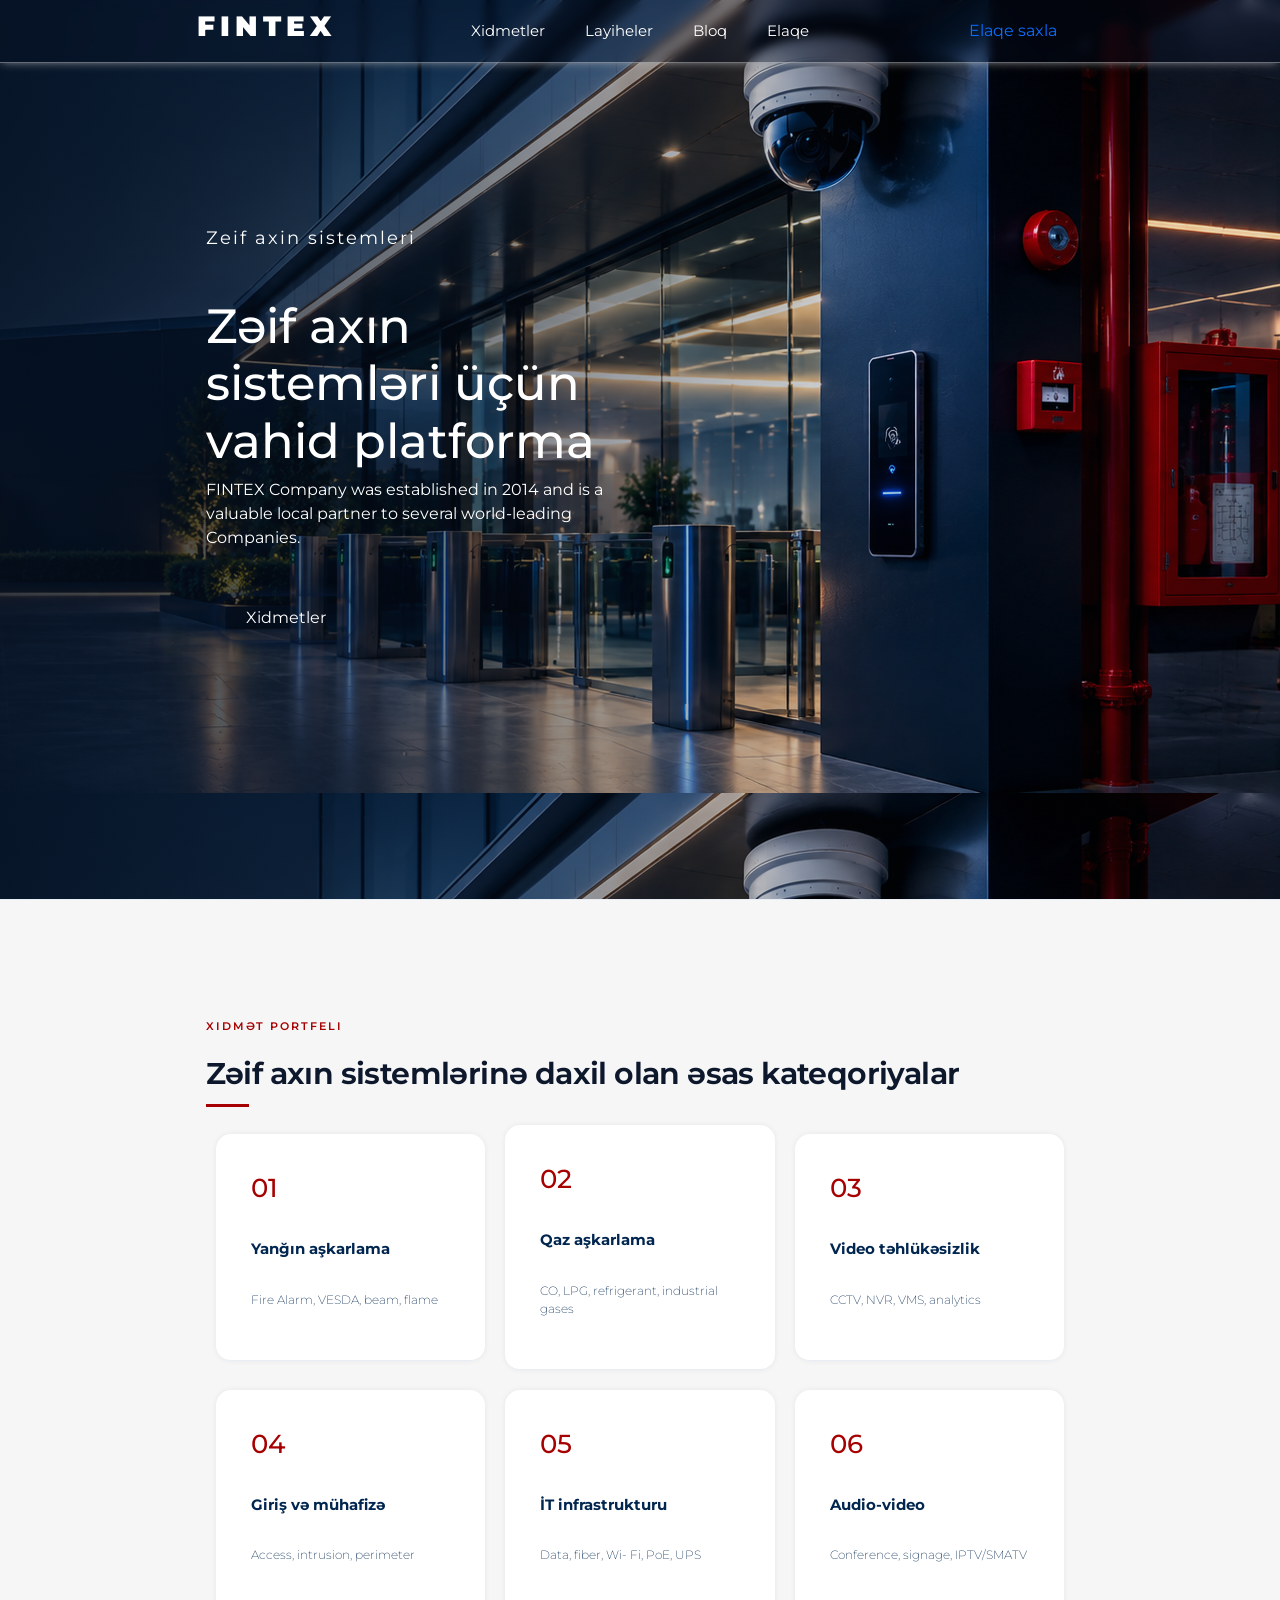
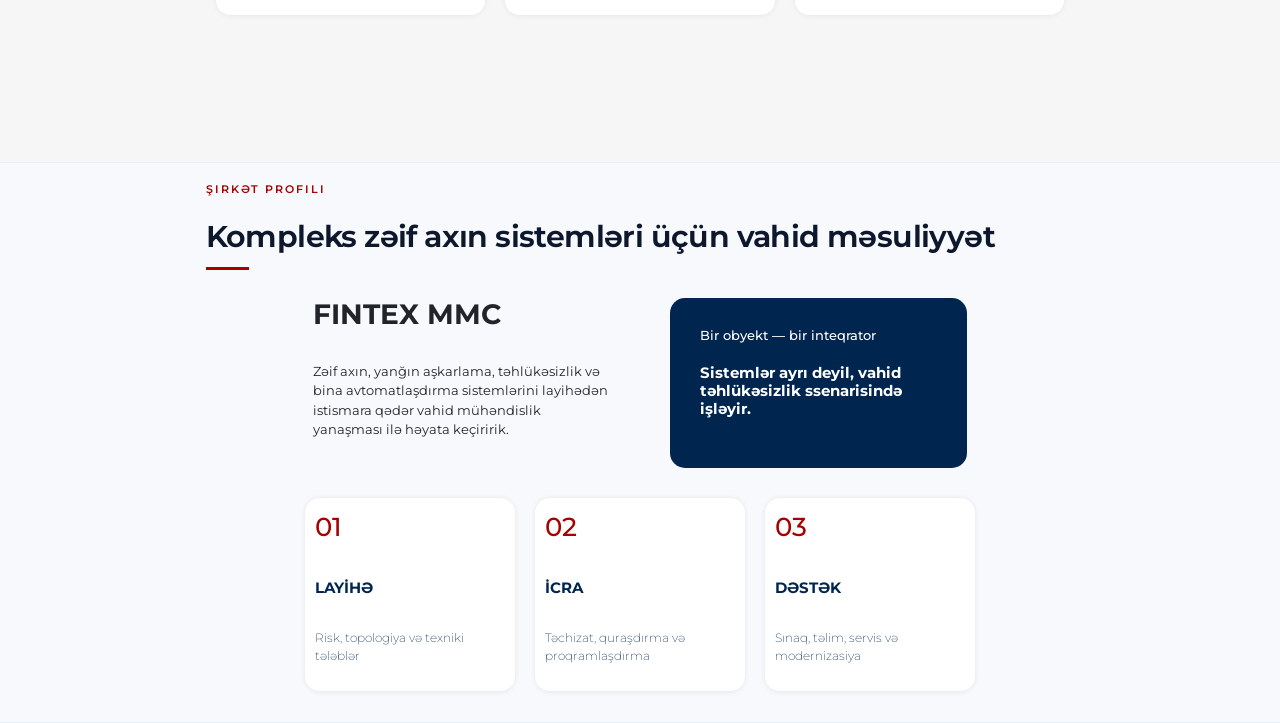
<file: index.html>
<!DOCTYPE html>
<html lang="en">
<head>
    <meta charset="UTF-8">
    <meta name="viewport" content="width=device-width, initial-scale=1.0">
    <link rel="preconnect" href="https://fonts.googleapis.com">
<link rel="preconnect" href="https://fonts.gstatic.com" crossorigin>
<link href="https://fonts.googleapis.com/css2?family=Montserrat:ital,wght@0,100..900;1,100..900&display=swap" rel="stylesheet">
    <title>Document</title>
    <link href="https://cdn.jsdelivr.net/npm/bootstrap@5.3.8/dist/css/bootstrap.min.css" rel="stylesheet">
    <link rel="stylesheet" href="./scss/style.css">
</head>
<body>
    <section id="intro">
        <section id="header">
            <div class="header container">
                <div class="row">
                    <div class="logo col-lg-2">
                        <h3>FINTEX</h3>
                    </div>
                    <div class="navs col-lg-8">
                        <ul class="navs-ul">
                            <li class="nav-a">
                                <a href="service.html">Xidmetler</a>
                            </li>
                            <li class="nav-a">
                                <a href="">Layiheler</a>
                            </li>
                            <li class="nav-a">
                                <a href="">Bloq</a>
                            </li>
                            <li class="nav-a">
                                <a href="">Elaqe</a>
                            </li>
                        </ul>
                    </div>
                    <div class="connect col-lg-2">
                        <a href="" class="connect-btn">Elaqe saxla</a>
                    </div>
                </div>
            </div>
        </section>
        <div class="intro-enter">
        <div class="intro container">
            <div class="row">
                <div class="intro-left col-lg-6">
                    <div class="addition">
                        <p>Zeif axin sistemleri</p>
                    </div>
                    <div class="texts">
                        <h1>Zəif axın sistemləri üçün vahid platforma</h1>
                        <p>FINTEX Company was established in 2014 and is a valuable local partner to several world-leading Companies.</p>
                    </div>
                    <ul class="links">
                        <li class="link">
                            <a href="">Xidmetler</a>
                        </li>
                    </ul>
                </div>
                <!-- <div class="intro-right col-lg-6">
                    <div class="image-text">
                        <div class="image">
                            <div class="overlay"></div>
                            <img src="./images/intro1.jfif" alt="">
                        </div>
                    </div>
                    <ul class="image-boxes">
                        <li class="image-box"><span>Yanğın aşkarlama</span></li>
                        <li class="image-box"><span>Qaz aşkarlama</span></li>
                        <li class="image-box"><span>Video təhlükəsizlik</span></li>
                        <li class="image-box"><span>Giriş və mühafizə</span></li>
                    </ul>
                </div> -->
            </div>
        </div>
        </div>
    </section>
    <section id="categories">
        <div class="container">
            <div class="row">
                <div class="head-content">
                    <h6>XIDMƏT PORTFELI</h6>
                    <h4>Zəif axın sistemlərinə daxil olan əsas kateqoriyalar</h4>
                </div>
                <ul class="boxes categories">
                    <li class="box col-lg-4">
                        <div class="inside">
                        <a href="">
                            <p>01</p>
                            <p>Yanğın aşkarlama</p>
                            <p>Fire Alarm, VESDA, beam, flame</p>
                        </a>
                        </div>
                    </li>
                    <li class="box col-lg-4">
                        <div class="inside">
                        <a href="">
                            <p>02</p>
                            <p>Qaz aşkarlama</p>
                            <p>CO, LPG, refrigerant, industrial gases</p>
                        </a>
                    </div>
                    </li>
                    <li class="box col-lg-4">
                        <div class="inside">
                        <a href="">
                            <p>03</p>
                            <p>Video təhlükəsizlik</p>
                            <p>CCTV, NVR, VMS, analytics</p>
                        </a></div>
                    </li>
                    <li class="box col-lg-4">
                        <div class="inside">
                        <a href="">
                            <p>04</p>
                            <p>Giriş və mühafizə</p>
                            <p>Access, intrusion, perimeter</p>
                        </a>
                    </div>
                    </li>
                    <li class="box col-lg-4">
                        <div class="inside">
                        <a href="">
                            <p>05</p>
                            <p>İT infrastrukturu</p>
                            <p>Data, fiber, Wi‑ Fi, PoE, UPS</p>
                        </a>
                    </div>
                    </li>
                    <li class="box col-lg-4">
                        <div class="inside">
                        <a href="">
                            <p>06</p>
                            <p>Audio-video</p>
                            <p>Conference, signage, IPTV/SMATV</p>
                        </a>
                        </div>
                    </li>
                </ul>
            </div>
        </div>
    </section>
    <section id="company">
        <div class="container company">
            <div class="row">
                <div class="head-content">
                    <h6>ŞIRKƏT PROFILI</h6>
                    <h4>Kompleks zəif axın sistemləri üçün vahid məsuliyyət</h4>
                </div>
                <div class="company-text row">
                    <div class="left col-lg-6">
                        <h3>FINTEX MMC</h5>
                        <p>Zəif axın, yanğın aşkarlama, təhlükəsizlik və bina avtomatlaşdırma sistemlərini layihədən istismara qədər vahid mühəndislik yanaşması ilə həyata keçiririk.</p>
                    </div>
                    <div class="right col-lg-6">
                        <div class="inside">
                            <h5>Bir obyekt — bir inteqrator</h5>
                            <h4>Sistemlər ayrı deyil, vahid təhlükəsizlik ssenarisində işləyir.</h4>
                        </div>
                    </div>
                </div>
                <ul class="boxes row">
                    <li class="box col-lg-4">
                        <div class="inside">
                            <p>01</p>
                            <p>LAYİHƏ</p>
                            <p>Risk, topologiya və texniki tələblər</p>
                        </div>
                    </li>
                    <li class="box col-lg-4">
                        <div class="inside">
                            <p>02</p>
                            <p>İCRA</p>
                            <p>Təchizat, quraşdırma və proqramlaşdırma</p>
                        </div>
                    </li>
                    <li class="box col-lg-4">
                        <div class="inside">
                            <p>03</p>
                            <p>DƏSTƏK</p>
                            <p>Sınaq, təlim, servis və modernizasiya</p>
                        </div>
                    </li>
                </ul>
            </div>
        </div>
    </section>
</body>
</html>
</file>
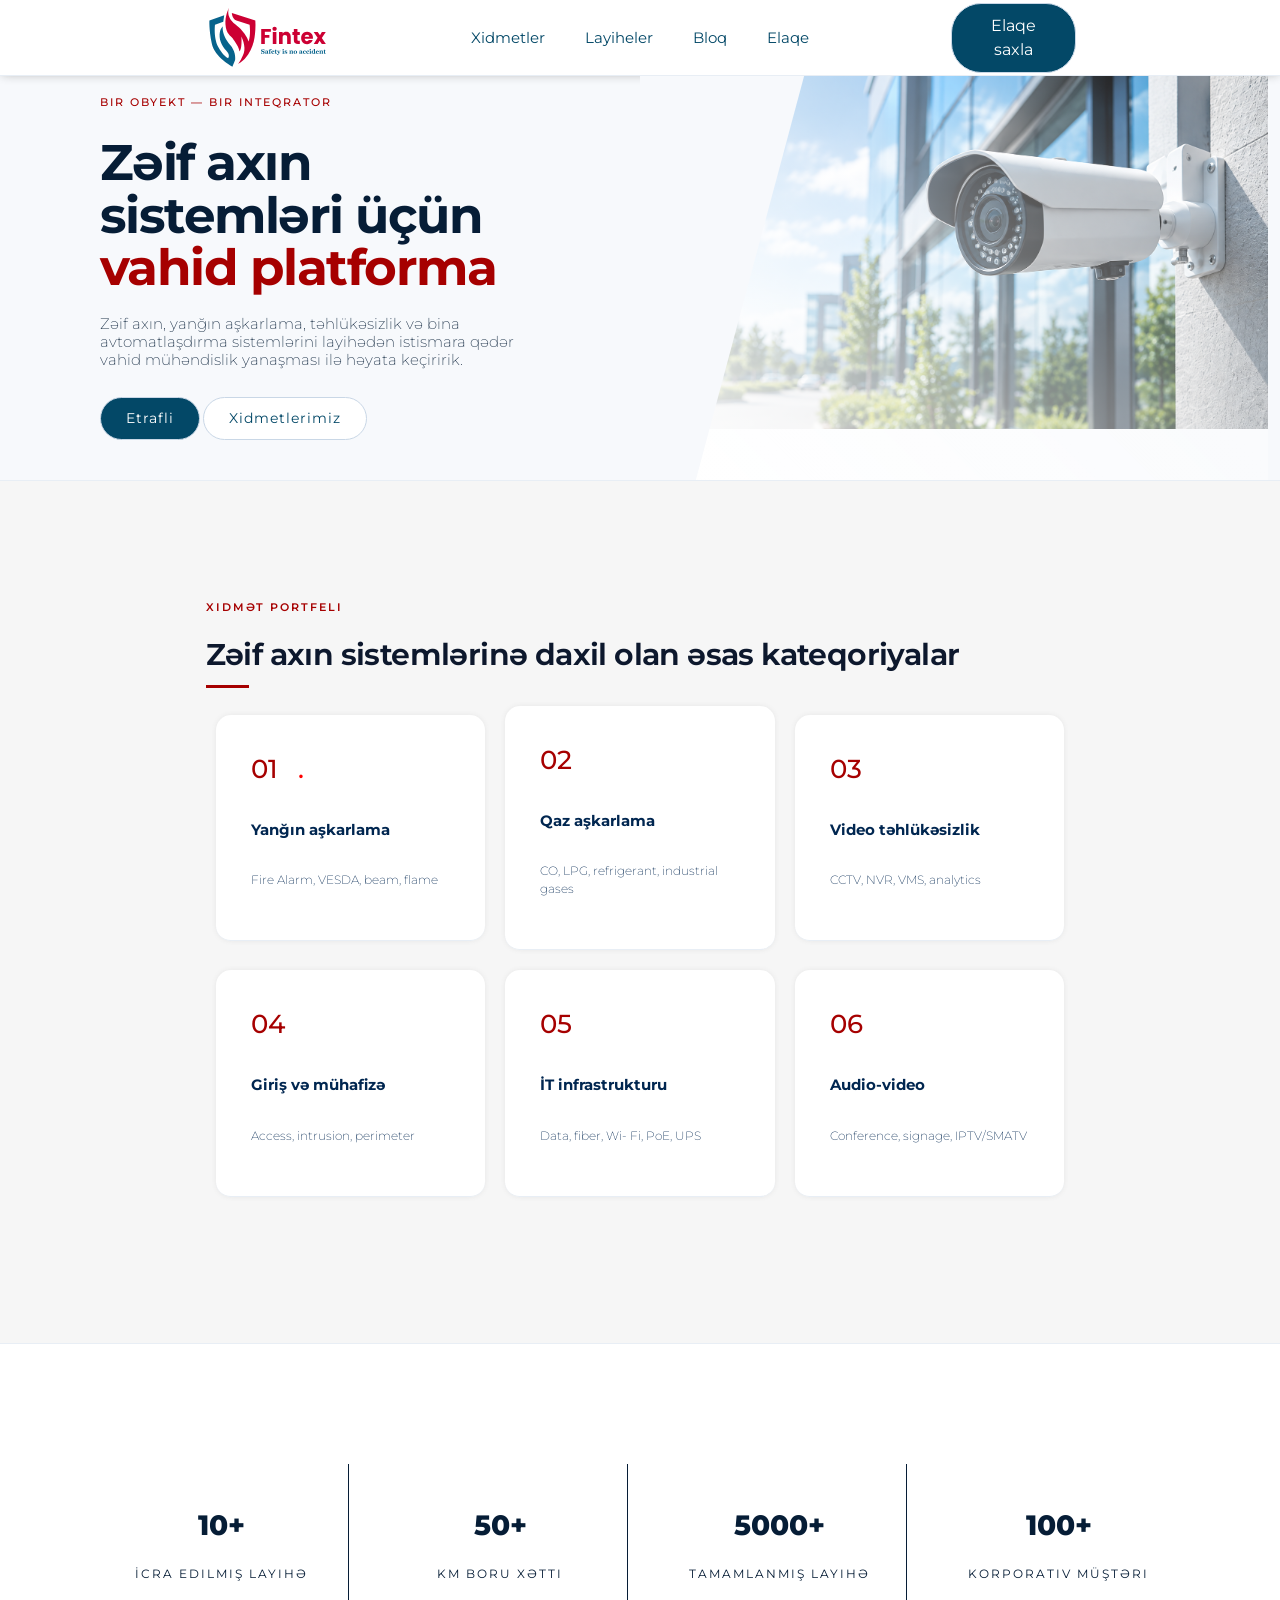
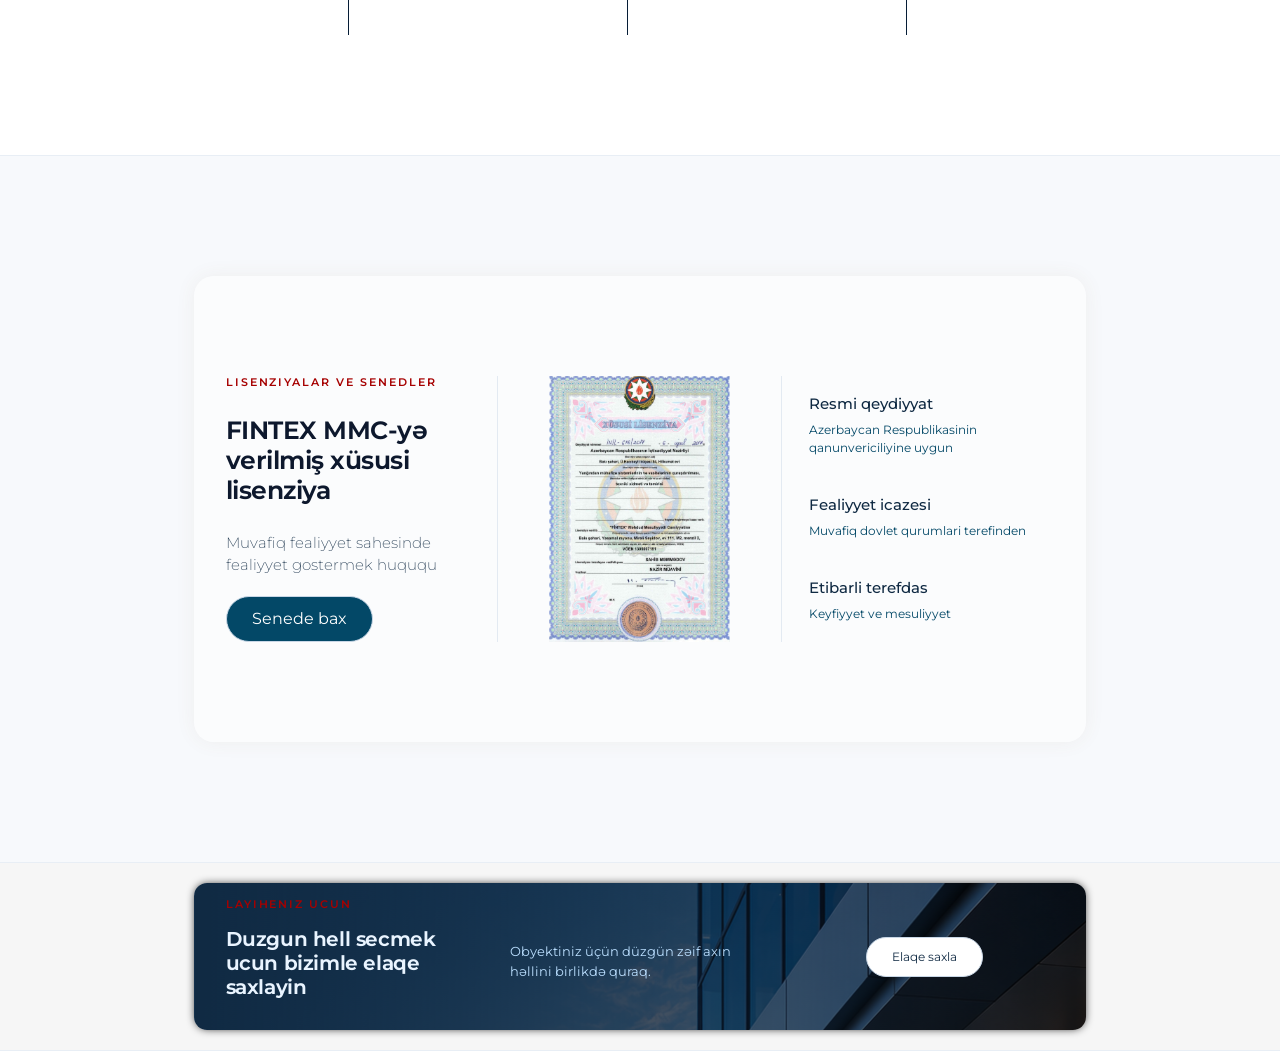
<file: service.html>
<!DOCTYPE html>
<html lang="en">
<head>
    <meta charset="UTF-8">
    <meta name="viewport" content="width=device-width, initial-scale=1.0">
    <link rel="preconnect" href="https://fonts.googleapis.com">
    <link rel="preconnect" href="https://fonts.gstatic.com" crossorigin>
    <link href="https://fonts.googleapis.com/css2?family=Montserrat:ital,wght@0,100..900;1,100..900&display=swap" rel="stylesheet">
    <title>Document</title>
    <link href="https://cdn.jsdelivr.net/npm/bootstrap@5.3.8/dist/css/bootstrap.min.css" rel="stylesheet">
    <link rel="stylesheet" href="./scss/style.css">
</head>
<body>
    <section id="header" class="services">
            <div class="header container">
                <div class="row">
                    <div class="logo col-lg-2">
                        <img src="./images/logo.svg" alt="">
                        <!-- <h3>FINTEX</h3> -->
                    </div>
                    <div class="navs col-lg-8">
                        <ul class="navs-ul">
                            <li class="nav-a">
                                <a href="">Xidmetler</a>
                            </li>
                            <li class="nav-a">
                                <a href="">Layiheler</a>
                            </li>
                            <li class="nav-a">
                                <a href="">Bloq</a>
                            </li>
                            <li class="nav-a">
                                <a href="">Elaqe</a>
                            </li>
                        </ul>
                    </div>
                    <div class="connect col-lg-2">
                        <a href="" class="my-btn connect-btn">Elaqe saxla</a>
                    </div>
                </div>
            </div>
    </section>
    <section id="service-intro">
        <div class="container-fluid">
            <div class="row">
                <div class="col-lg-6 service-intro-left">
                    <div class="text">
                        <h4>Bir obyekt — bir inteqrator</h4>
                        <h2>Zəif axın sistemləri üçün <br><span>vahid platforma</span></h2>
                        <h5>Zəif axın, yanğın aşkarlama, təhlükəsizlik və bina avtomatlaşdırma sistemlərini layihədən istismara qədər vahid mühəndislik yanaşması ilə həyata keçiririk.</h5>
                        <div class="links">
                            <a href="" class="my-btn">Etrafli</a>
                            <a href="" class="my-btn btn2">Xidmetlerimiz</a>
                        </div>
                    </div>
                </div>
                <div class="col-lg-6 service-intro-right">
                    <div class="overlay"></div>
                    <!-- <img src="./images/ec937073-c93d-43f0-8613-a025c662f55d.png" alt=""> -->
                </div>
            </div>
        </div>
    </section>
    <section id="categories">
        <div class="container">
            <div class="row">
                <div class="head-content">
                    <h6>XIDMƏT PORTFELI</h6>
                    <h4>Zəif axın sistemlərinə daxil olan əsas kateqoriyalar</h4>
                </div>
                <ul class="boxes categories">
                    <li class="box col-lg-4">
                        <div class="inside">
                        <a href="">
                            <p>01<span style="color: red;">.</span></p>
                            <p>Yanğın aşkarlama</p>
                            <p>Fire Alarm, VESDA, beam, flame</p>
                        </a>
                        </div>
                    </li>
                    <li class="box col-lg-4">
                        <div class="inside">
                        <a href="">
                            <p>02</p>
                            <p>Qaz aşkarlama</p>
                            <p>CO, LPG, refrigerant, industrial gases</p>
                        </a>
                    </div>
                    </li>
                    <li class="box col-lg-4">
                        <div class="inside">
                        <a href="">
                            <p>03</p>
                            <p>Video təhlükəsizlik</p>
                            <p>CCTV, NVR, VMS, analytics</p>
                        </a></div>
                    </li>
                    <li class="box col-lg-4">
                        <div class="inside">
                        <a href="">
                            <p>04</p>
                            <p>Giriş və mühafizə</p>
                            <p>Access, intrusion, perimeter</p>
                        </a>
                    </div>
                    </li>
                    <li class="box col-lg-4">
                        <div class="inside">
                        <a href="">
                            <p>05</p>
                            <p>İT infrastrukturu</p>
                            <p>Data, fiber, Wi‑ Fi, PoE, UPS</p>
                        </a>
                    </div>
                    </li>
                    <li class="box col-lg-4">
                        <div class="inside">
                        <a href="">
                            <p>06</p>
                            <p>Audio-video</p>
                            <p>Conference, signage, IPTV/SMATV</p>
                        </a>
                        </div>
                    </li>
                </ul>
            </div>
        </div>
    </section>
    <section id="stats">
        <div class="container">
            <div class="row stats">
                <div class="col-lg-3 stat">
                    <div class="inside">
                        <h3>10+</h3>
                        <h6>İcra Edilmiş Layihə</h6>
                    </div>
                </div>
                <div class="col-lg-3 stat">
                    <div class="inside">
                        <h3>50+</h3>
                        <h6>km Boru Xətti</h6>
                    </div>
                </div>
                <div class="col-lg-3 stat">
                    <div class="inside">
                        <h3>5000+</h3>
                        <h6>Tamamlanmış Layihə</h6>
                    </div>
                </div>
                <div class="col-lg-3 stat">
                    <div class="inside">
                        <h3>100+</h3>
                        <h6>Korporativ Müştəri</h6>
                    </div>
                </div>
            </div>
        </div>
    </section>
    <section id="documents">
        <div class="container">
            <div class="row documents">
                <div class="document col-lg-4">
                    <div class="head-content">
                        <h6>Lisenziyalar ve senedler</h6>
                        <h4>FINTEX MMC-yə verilmiş xüsusi lisenziya</h4>
                        <p>Muvafiq fealiyyet sahesinde fealiyyet gostermek huququ</p>
                        <a href="" class="my-btn">Senede bax</a>
                    </div>
                </div>
                <div class="document col-lg-4">
                    <div class="image">
                        <img src="./images/ls.jpeg" alt="">
                    </div>
                </div>
                <div class="document col-lg-4">
                    <ul class="lisn-list">
                        <li class="lisn">
                            <h6>Resmi qeydiyyat</h6>
                            <p>Azerbaycan Respublikasinin qanunvericiliyine uygun</p>
                        </li>
                        <li class="lisn">
                            <h6>Fealiyyet icazesi</h6>
                            <p>Muvafiq dovlet qurumlari terefinden</p>
                        </li>
                        <li class="lisn">
                            <h6>Etibarli terefdas</h6>
                            <p>Keyfiyyet ve mesuliyyet</p>
                        </li>
                    </ul>
                </div>
            </div>
        </div>
    </section>
    <section id="suggestion">
        <div class="container">
            <div class="suggestion row">
                    <div class="col-lg-4">
                        <div class="head-content">
                            <h6>Layiheniz ucun</h6>
                            <h4>Duzgun hell secmek ucun bizimle elaqe saxlayin</h4>
                        </div>
                    </div>
                    <div class="col-lg-4">
                        <p>Obyektiniz üçün düzgün zəif axın həllini birlikdə quraq.</p>
                    </div>
                    <div class="col-lg-4">
                        <a href="" class="my-btn">Elaqe saxla</a>
                    </div>
            </div>
        </div>
    </section>
</body>
</html>
</file>
<file: scss/style.css>
section {
  background-color: #F7F9FC;
  border-bottom: 1px solid #E8EEF5;
}

.row {
  width: 80%;
  margin: 0 auto;
}

.my-btn {
  width: -moz-fit-content;
  width: fit-content;
  padding: 10px 25px;
  text-align: center;
  display: inline-block;
  border-radius: 30px;
  background: #034867;
  border: 1px solid #C9D7E6;
  color: white;
}

.my-btn.btn2 {
  color: #034867;
  background-color: white;
}

* {
  padding: 0px;
  margin: 0px;
  box-sizing: border-box;
  font-family: "Montserrat", sans-serif;
  font-optical-sizing: auto;
  font-style: normal;
}

a {
  text-decoration: none;
}

img {
  max-width: 100%;
}

#header {
  position: absolute;
  inset: 0;
  height: -moz-fit-content;
  height: fit-content;
  padding: 0px;
  background: rgba(7, 18, 35, 0.32);
  backdrop-filter: blur(5px);
  border-bottom: 1px solid rgba(255, 255, 255, 0.3803921569);
  box-shadow: 0px 0px 10px -2px #afafaf;
}
#header .header {
  padding: 10px;
}
#header .header .logo {
  display: flex;
  justify-content: center;
  align-items: center;
}
#header .header .logo h3 {
  color: white;
  font-weight: 900;
  letter-spacing: 5px;
}
#header .header .navs {
  display: flex;
  justify-content: center;
  align-items: center;
}
#header .header .navs .navs-ul {
  display: flex;
  justify-content: center;
  align-items: center;
  list-style: none;
  margin: 0px;
  padding: 0px;
}
#header .header .navs .navs-ul .nav-a {
  padding: 0px 10px;
  margin: 0px 10px;
}
#header .header .navs .navs-ul .nav-a a {
  color: white;
  font-size: 15px;
}
#header .header .connect {
  justify-content: center;
  align-items: center;
  display: flex;
}
#intro {
  background-image: url(../images/intro-big2.png);
  background-position: 100% 0;
  height: 100vh;
  position: relative;
}
#intro .intro-enter {
  position: absolute;
  inset: 0;
  top: 50%;
  transform: translateY(-50%);
  opacity: 9;
}
#intro .intro-enter .intro .intro-left {
  display: flex;
  flex-direction: column;
  justify-content: center;
}
#intro .intro-enter .intro .intro-left .addition p {
  color: white;
  font-size: 18px;
  letter-spacing: 2px;
}
#intro .intro-enter .intro .intro-left .texts {
  margin: 30px 0;
}
#intro .intro-enter .intro .intro-left .texts h1 {
  font-size: 3rem;
  color: white;
}
#intro .intro-enter .intro .intro-left .texts h1 span {
  color: #25b0ca;
}
#intro .intro-enter .intro .intro-left .texts p {
  color: white;
}
#intro .intro-enter .intro .intro-left .links {
  display: flex;
  justify-content: start;
  align-items: center;
  list-style: none;
  padding: 0px;
}
#intro .intro-enter .intro .intro-left .links .link {
  padding: 10px 30px;
  margin: 0px 10px;
  border-radius: 45px;
  box-shadow: 0px 0px 14px 1px #081a38;
}
#intro .intro-enter .intro .intro-left .links .link a {
  color: white;
}
#intro .intro-enter .intro .intro-right .image-text {
  padding: 15%;
  padding-right: 0;
}
#intro .intro-enter .intro .intro-right .image-text .image {
  position: relative;
}
#intro .intro-enter .intro .intro-right .image-text .image .overlay {
  position: absolute;
  width: 100%;
  height: 100%;
  top: 0px;
  left: 0px;
  background: #ffffff;
  background: linear-gradient(90deg, rgb(255, 255, 255) 0%, rgba(0, 0, 0, 0) 100%);
}
#intro .intro-enter .intro .intro-right .image-text .image img {
  border-radius: 25px;
}
#intro .intro-enter .intro .intro-right .image-boxes {
  position: absolute;
  top: 50%;
  right: 0px;
  transform: translate(-20%, -50%);
  list-style: none;
  padding: 0px;
  margin: 0px;
}
#intro .intro-enter .intro .intro-right .image-boxes .image-box {
  padding: 10px 15px;
  margin: 10px 0px;
  border-radius: 10px;
  background-color: rgba(255, 255, 255, 0.8509803922);
}
#intro::before {
  content: "";
  position: absolute;
  inset: 0;
  opacity: 3;
  background: linear-gradient(90deg, rgba(5, 15, 30, 0.82) 0%, rgba(5, 15, 30, 0.55) 35%, rgba(5, 15, 30, 0.08) 75%);
}

#company .company-text {
  padding: 20px 0;
}
#company .company-text .left {
  padding: 0px 30px;
}
#company .company-text .left h3 {
  font-weight: 700;
  margin-bottom: 30px;
}
#company .company-text .left p {
  font-size: 13px;
}
#company .company-text .right {
  padding: 0px 30px;
}
#company .company-text .right .inside {
  background-color: #002650;
  padding: 30px;
  border-radius: 15px;
  color: white;
}
#company .company-text .right h5 {
  font-size: 13px;
}
#company .company-text .right h4 {
  font-size: 15px;
  font-weight: 700;
  margin: 20px 0;
}

.boxes {
  display: flex;
  justify-content: space-between;
  align-items: center;
  flex-wrap: wrap;
  list-style: none;
}
.boxes .box {
  overflow: hidden;
  padding: 10px;
}
.boxes .box .inside {
  background-color: white;
  border-radius: 15px;
  border-bottom: 1px solid #E8EEF5;
  box-shadow: 0px 0px 5px 0px #e6e6e6;
  padding: 10px;
}
.boxes .box .inside p:nth-child(1) {
  font-weight: 500;
  color: #a60000;
  font-size: 26px;
  display: flex;
  align-items: center;
}
.boxes .box .inside p:nth-child(1) i {
  color: #034867;
  background-color: #f7f9fc;
  display: flex;
  justify-content: center;
  align-items: center;
  width: 4rem;
  height: 4rem;
  border-radius: 10px;
}
.boxes .box .inside p:nth-child(1) span {
  margin-left: 20px;
}
.boxes .box .inside p:nth-child(2) {
  font-weight: 700;
  color: #002650;
  margin: 30px 0;
  font-size: 15px;
}
.boxes .box .inside p:nth-child(3) {
  font-weight: 200;
  color: #002650;
  font-size: 12px;
}
.boxes .box .inside a {
  color: #002650;
  padding: 25px;
  display: block;
}

section {
  padding: 20px 0;
}

.head-content h6 {
  font-size: 11px;
  font-weight: 600;
  letter-spacing: 0.18em;
  text-transform: uppercase;
  color: #a60000;
}
.head-content h4 {
  font-size: 30px;
  font-weight: 650;
  letter-spacing: -0.02em;
  color: #0d182d;
  position: relative;
  padding: 15px 0;
}
.head-content h4::before {
  content: "";
  position: absolute;
  bottom: 0px;
  left: 0px;
  width: 5%;
  height: 3px;
  background-color: #a60000;
}
.head-content p {
  color: #102A43;
  font-weight: 200;
  font-size: 15px;
}

#header.services {
  background-color: white;
  position: unset;
  border-bottom: 1px solid #E8EEF5;
}
#header.services .header {
  padding: 10px;
  height: 75px;
  display: flex;
  justify-content: center;
  align-items: center;
}
#header.services .header .logo h3 {
  color: #061D36;
}
#header.services .header .navs .navs-ul .nav-a a {
  color: #034867;
}
#service-intro {
  padding: 0;
  background-color: #F7F9FC;
}
#service-intro .row {
  width: 100%;
}
#service-intro .service-intro-left {
  display: flex;
  justify-content: center;
  flex-direction: column;
}
#service-intro .service-intro-left .text {
  height: 100%;
  font-size: 11px;
  display: flex;
  justify-content: space-evenly;
  flex-direction: column;
  width: 75%;
  margin: 0 auto;
  padding: 20px 0;
}
#service-intro .service-intro-left .text h4 {
  color: #a60000;
  font-size: 11px;
  text-transform: uppercase;
  letter-spacing: 2px;
}
#service-intro .service-intro-left .text h2 {
  color: #061D36;
  font-weight: 800;
  font-size: 50px;
  font-weight: 700;
  line-height: 1.05;
  letter-spacing: -0.03em;
  margin: 20px 0;
}
#service-intro .service-intro-left .text h2 span {
  color: #a60000;
}
#service-intro .service-intro-left .text h5 {
  color: #6c96c4;
  color: #061D36;
  font-weight: 200;
  font-size: 15px;
}
#service-intro .service-intro-left .text .my-btn {
  font-size: 14px;
  letter-spacing: 1px;
  margin: 20px 0;
}
#service-intro .service-intro-right {
  position: relative;
  background-position: center;
  overflow: hidden;
  padding: 0;
  background-position: top;
  background-size: contain;
  background-repeat: no-repeat;
  background-image: linear-gradient(45deg, white, transparent), url(../images/ec937073-c93d-43f0-8613-a025c662f55d.png);
}
#service-intro .service-intro-right .links {
  display: flex;
  justify-content: start;
  align-items: center;
}
#service-intro .service-intro-right .links a {
  margin: 0 10px;
}
#service-intro .service-intro-right .overlay {
  position: absolute;
  inset: 0;
  background-color: #F7F9FC;
  width: 30%;
  height: 130%;
  transform: rotate(15deg) translate(-50%, -10%);
}
#categories {
  padding: 120px 0;
  background-color: #f6f6f6;
}

#stats {
  background-color: white;
  padding: 120px 0;
}
#stats .row {
  width: 100%;
}
#stats .stats .stat .inside {
  text-align: center;
  border-right: 1px solid #061D36;
  padding: 5vh 0;
}
#stats .stats .stat .inside h3 {
  font-weight: 800;
  color: #061D36;
  margin-bottom: 25px;
}
#stats .stats .stat .inside h6 {
  color: #061D36;
  text-transform: uppercase;
  letter-spacing: 2px;
  font-size: 12px;
  font-weight: 400;
}
#stats .stats .stat:last-child .inside {
  border-right: 0;
}

#documents {
  padding: 120px 0;
  background-color: #F7F9FC;
}
#documents .documents {
  background-color: rgba(255, 255, 255, 0.54);
  border-radius: 20px;
  box-shadow: 0px 0px 20px 0px #eee;
  padding: 100px 20px;
}
#documents .documents .document {
  border-right: 1px solid #E3EAF2;
}
#documents .documents .document:last-child {
  border-right: 0;
}
#documents .documents .document .head-content {
  height: 100%;
  display: flex;
  justify-content: space-between;
  align-items: start;
  flex-direction: column;
}
#documents .documents .document .head-content h4 {
  font-size: 25px;
}
#documents .documents .document .head-content h4::before {
  content: "";
  display: none;
}
#documents .documents .image {
  text-align: center;
}
#documents .documents .image img {
  width: 70%;
}
#documents .documents .lisn-list {
  list-style: none;
  height: 100%;
  display: flex;
  justify-content: space-around;
  align-items: start;
  flex-direction: column;
  margin: 0px;
  padding: 0px;
}
#documents .documents .lisn-list .lisn {
  padding: 0 15px;
}
#documents .documents .lisn-list .lisn h6 {
  color: #102A43;
  font-size: 15px;
}
#documents .documents .lisn-list .lisn p {
  color: #034867;
  font-size: 12px;
  margin: 0px;
}

#suggestion {
  background-color: #f6f6f6;
}
#suggestion .suggestion {
  background-image: linear-gradient(90deg, #102A43, rgba(2, 2, 2, 0.4705882353)), url(../images/intro-big.png);
  background-position: top;
  padding: 15px 20px;
  border-radius: 13px;
  color: white;
  box-shadow: 0px 0px 10px -2px black;
}
#suggestion .suggestion .head-content h6 {
  color: #a60000;
}
#suggestion .suggestion .head-content h4 {
  font-size: 20px;
  padding: 8px 0;
  color: #e9f4ff;
}
#suggestion .suggestion .head-content ::before {
  display: none;
}
#suggestion .suggestion .col-lg-4 {
  display: flex;
  justify-content: center;
  align-items: center;
  flex-direction: column;
}
#suggestion .suggestion .col-lg-4 p {
  font-size: 13px;
  margin: 0px;
  padding-top: 10px;
  color: #bbdfff;
}
#suggestion .suggestion .col-lg-4 .my-btn {
  background-color: white;
  color: #102A43;
  font-size: 12px;
}

#footer {
  padding: 20px 0;
  background-color: #f6f6f6;
}
#footer .footer-top {
  box-shadow: 0px 0px 10px -2px black;
  width: 80%;
  margin: 0 auto;
  color: white;
  border-radius: 20px;
  background-image: url(../images/intro1.jfif);
  overflow: hidden;
  background-position: center;
}
#footer .footer-top .row {
  width: 100%;
  background-color: rgba(16, 42, 67, 0.9294117647);
  padding: 15px 25px;
}
#footer .footer-top .col-lg-3 .logo {
  padding: 0 15px 15px 0;
}
#footer .footer-top .col-lg-3 .logo img {
  width: 100%;
}
#footer .footer-top .col-lg-3 .footer-main-text {
  font-size: 11px;
}
#footer .footer-top .col-lg-3 .socials {
  display: flex;
  justify-content: start;
  align-items: center;
  list-style: none;
  padding: 0px;
}
#footer .footer-top .col-lg-3 .socials .link {
  border-radius: 50%;
  text-align: center;
  background-color: #002650;
  box-shadow: 0px 0px 3px 0px #919191;
  width: 2rem;
  height: 2rem;
  margin: 0 5px;
}
#footer .footer-top .col-lg-3 .socials .link a {
  width: 100%;
  height: 100%;
  display: flex;
  justify-content: center;
  align-items: center;
  padding: 5px;
}
#footer .footer-top .col-lg-3 .socials .link img {
  width: 25px;
  filter: invert(1);
}
#footer .footer-top .col-lg-3 .footer-links-head {
  font-weight: 600;
  color: #bbdfff;
  font-family: "Saira Stencil", sans-serif;
}
#footer .footer-top .col-lg-3 .links {
  list-style: none;
  padding: 0px;
}
#footer .footer-top .col-lg-3 .links li a {
  color: white;
  font-size: 14px;
  width: 100%;
  height: 100%;
  padding: 5px;
  transition: all 0.3s;
}
#footer .footer-top .col-lg-3 .links li a:hover {
  color: #a60000;
  transition: all 0.3s;
}
#footer .footer-top .col-lg-3 .links li a img {
  width: 20px;
  filter: invert(1);
  margin-right: 5px;
}
#footer .footer-top .col-lg-3 .links li a span {
  color: #a60000;
  margin-right: 10px;
  font-weight: 600;
}
#footer .footer-top .col-lg-3 .links li a .link-text {
  color: white;
  margin: 0;
  font-weight: normal;
}
#footer .footer-top .footer-bottom {
  display: flex;
  justify-content: space-evenly;
  align-items: center;
  font-size: 12px;
  text-align: center;
  border-top: 1px solid #48596c;
  padding: 10px 0 0 0;
  color: #718096;
}
#footer .footer-top .footer-bottom .col-lg-4 p {
  margin: 0px;
}
#footer .footer-top .footer-bottom .footer-bottom-links {
  display: flex;
  justify-content: center;
  align-items: center;
}
#footer .footer-top .footer-bottom .footer-bottom-links a {
  color: #718096;
  padding: 0 10px;
  border-right: 1px solid #E3EAF2;
}
#footer .footer-top .footer-bottom .footer-bottom-links a:last-child {
  border: none;
}/*# sourceMappingURL=style.css.map */
</file>
